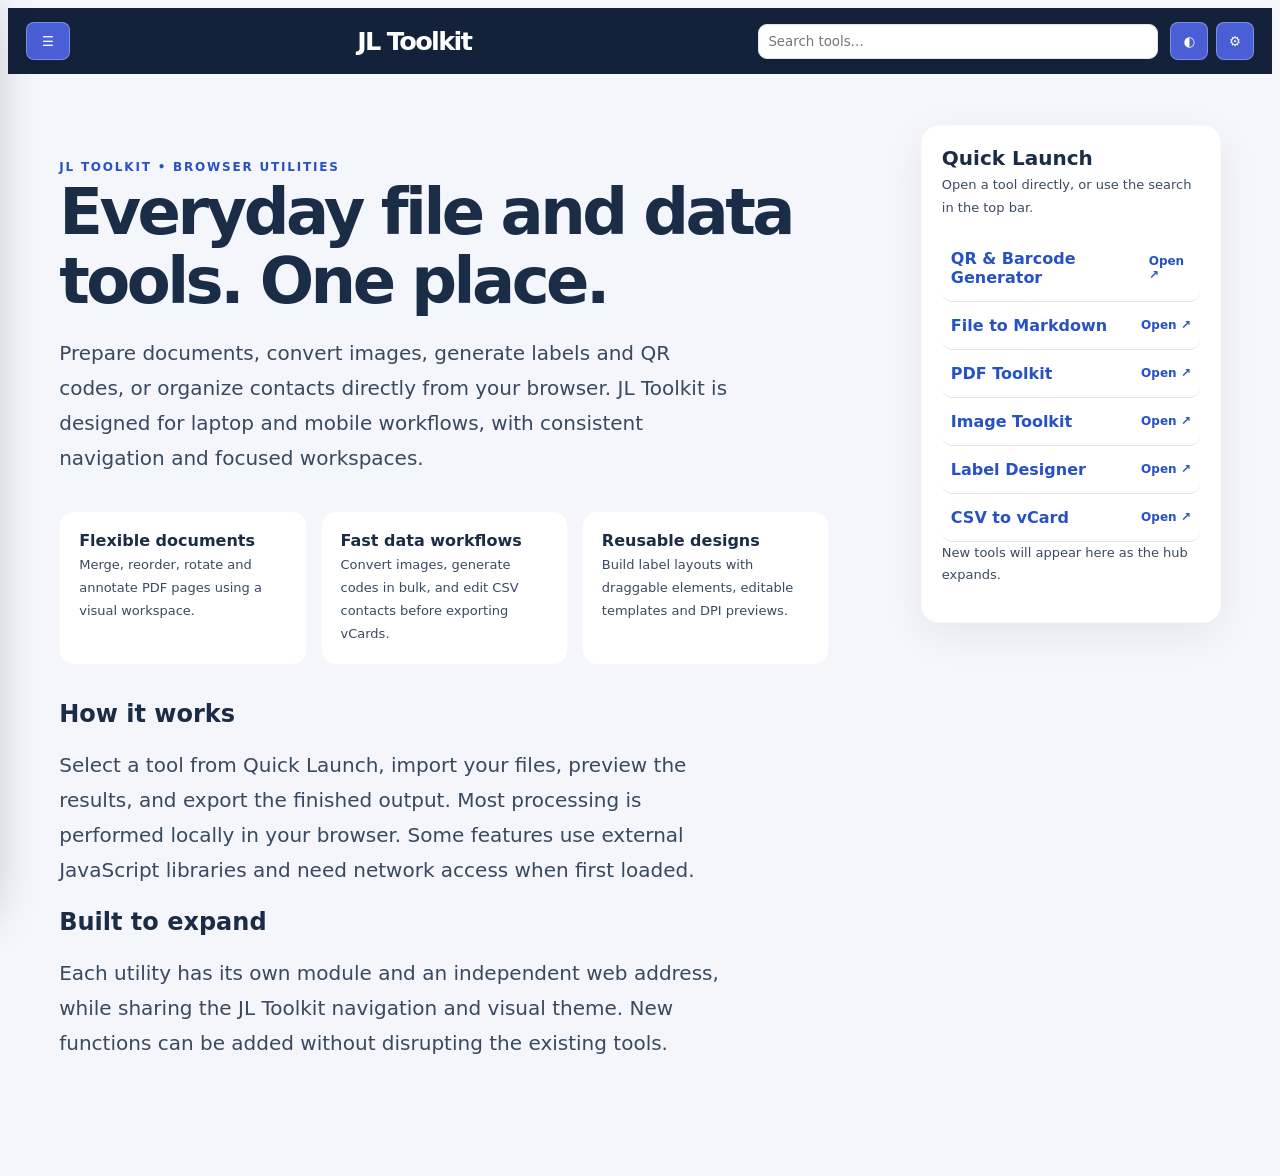
<file: index.html>
<!doctype html>
<html lang="en">
<head>
  <meta charset="utf-8">
  <meta name="viewport" content="width=device-width,initial-scale=1">
  <meta name="theme-color" content="#14213b">
  <title>JL Toolkit — Browser utilities</title>
  <meta name="description" content="JL Toolkit: private browser-based PDF, image, barcode, label and contact utilities.">
  <link rel="icon" href="./favicon.svg" type="image/svg+xml">
  <script src="./assets/theme-init.js"></script><link rel="stylesheet" href="./assets/jl-shell.css">
  <style>
  /* Homepage: editorial overview with right-hand quick-launch panel. */
  .jl-home{max-width:1440px;margin:0 auto;padding:clamp(18px,4vw,52px);display:grid;grid-template-columns:minmax(0,1fr) 300px;gap:clamp(18px,3vw,44px);align-items:start}
  .jl-home h1{font-size:clamp(36px,5vw,66px);letter-spacing:-.055em;line-height:1.08;margin:4px 0 20px}
  .jl-home p{line-height:1.75;color:var(--jl-ink);opacity:.86}
  .jl-kicker{font-size:12px;font-weight:800;letter-spacing:.15em;text-transform:uppercase;color:var(--jl-link)}
  .jl-intro{max-width:770px;padding:35px 0}
  .jl-intro>p{font-size:clamp(16px,2vw,20px);max-width:680px}
  .jl-guide{display:grid;grid-template-columns:repeat(3,minmax(0,1fr));gap:14px;margin:35px 0}
  .jl-feature{padding:19px;border-radius:15px;background:var(--jl-surface);border:1px solid var(--jl-line)}
  .jl-feature strong{display:block;margin-bottom:4px;font-size:16px}
  .jl-feature p{font-size:13px;margin:0}
  .jl-launcher{position:sticky;top:20px;background:var(--jl-surface);border:1px solid var(--jl-line);border-radius:18px;padding:20px;box-shadow:0 12px 42px #05132c10}
  .jl-launcher h2{font-size:20px;margin:0 0 4px}
  .jl-launcher>p{font-size:13px;margin:0 0 15px}
  .jl-tool-link{display:flex;justify-content:space-between;gap:10px;align-items:center;padding:14px 9px;border-radius:10px;text-decoration:none!important;color:var(--jl-ink)!important;border-bottom:1px solid var(--jl-line);font-weight:650}
  .jl-tool-link:hover{background:var(--jl-main)}
  .jl-tool-link span{font-size:12px;color:var(--jl-link)}
  .jl-small{font-size:13px}
  @media(max-width:900px){.jl-home{grid-template-columns:1fr}.jl-intro{padding:4px 0}.jl-launcher{position:static;grid-row:2}.jl-guide{grid-template-columns:1fr 1fr}}
  @media(max-width:520px){.jl-guide{grid-template-columns:1fr}.jl-home{padding:16px}}
  </style>
</head>
<body>
  <!-- Navigation, search, dark mode and theme controls are mounted by jl-shell.js. -->
  <header><a href="./">JL Toolkit</a></header>
  <main class="jl-home">
    <article class="jl-intro">
      <div class="jl-kicker">JL Toolkit • Browser utilities</div>
      <h1>Everyday file and data tools. One place.</h1>
      <p>Prepare documents, convert images, generate labels and QR codes, or organize contacts directly from your browser. JL Toolkit is designed for laptop and mobile workflows, with consistent navigation and focused workspaces.</p>
      <section class="jl-guide" aria-label="Product highlights">
        <div class="jl-feature"><strong>Flexible documents</strong><p>Merge, reorder, rotate and annotate PDF pages using a visual workspace.</p></div>
        <div class="jl-feature"><strong>Fast data workflows</strong><p>Convert images, generate codes in bulk, and edit CSV contacts before exporting vCards.</p></div>
        <div class="jl-feature"><strong>Reusable designs</strong><p>Build label layouts with draggable elements, editable templates and DPI previews.</p></div>
      </section>
      <h2>How it works</h2>
      <p>Select a tool from Quick Launch, import your files, preview the results, and export the finished output. Most processing is performed locally in your browser. Some features use external JavaScript libraries and need network access when first loaded.</p>
      <h2>Built to expand</h2>
      <p>Each utility has its own module and an independent web address, while sharing the JL Toolkit navigation and visual theme. New functions can be added without disrupting the existing tools.</p>
    </article>
    <aside class="jl-launcher" aria-label="Toolkit quick launch">
      <h2>Quick Launch</h2><p>Open a tool directly, or use the search in the top bar.</p>
      <a class="jl-tool-link" href="./tools/qr-barcode/">QR & Barcode Generator <span>Open ↗</span></a>
      <a class="jl-tool-link" href="./tools/file-to-markdown/">File to Markdown <span>Open ↗</span></a>
      <a class="jl-tool-link" href="./tools/pdf-toolkit/">PDF Toolkit <span>Open ↗</span></a>
      <a class="jl-tool-link" href="./tools/image-toolkit/">Image Toolkit <span>Open ↗</span></a>
      <a class="jl-tool-link" href="./tools/label-designer/">Label Designer <span>Open ↗</span></a>
      <a class="jl-tool-link" href="./tools/csv-vcard/">CSV to vCard <span>Open ↗</span></a>
      <p class="jl-small">New tools will appear here as the hub expands.</p>
    </aside>
  </main>
  <script src="./assets/jl-shell.js"></script>
</body>
</html>
</file>
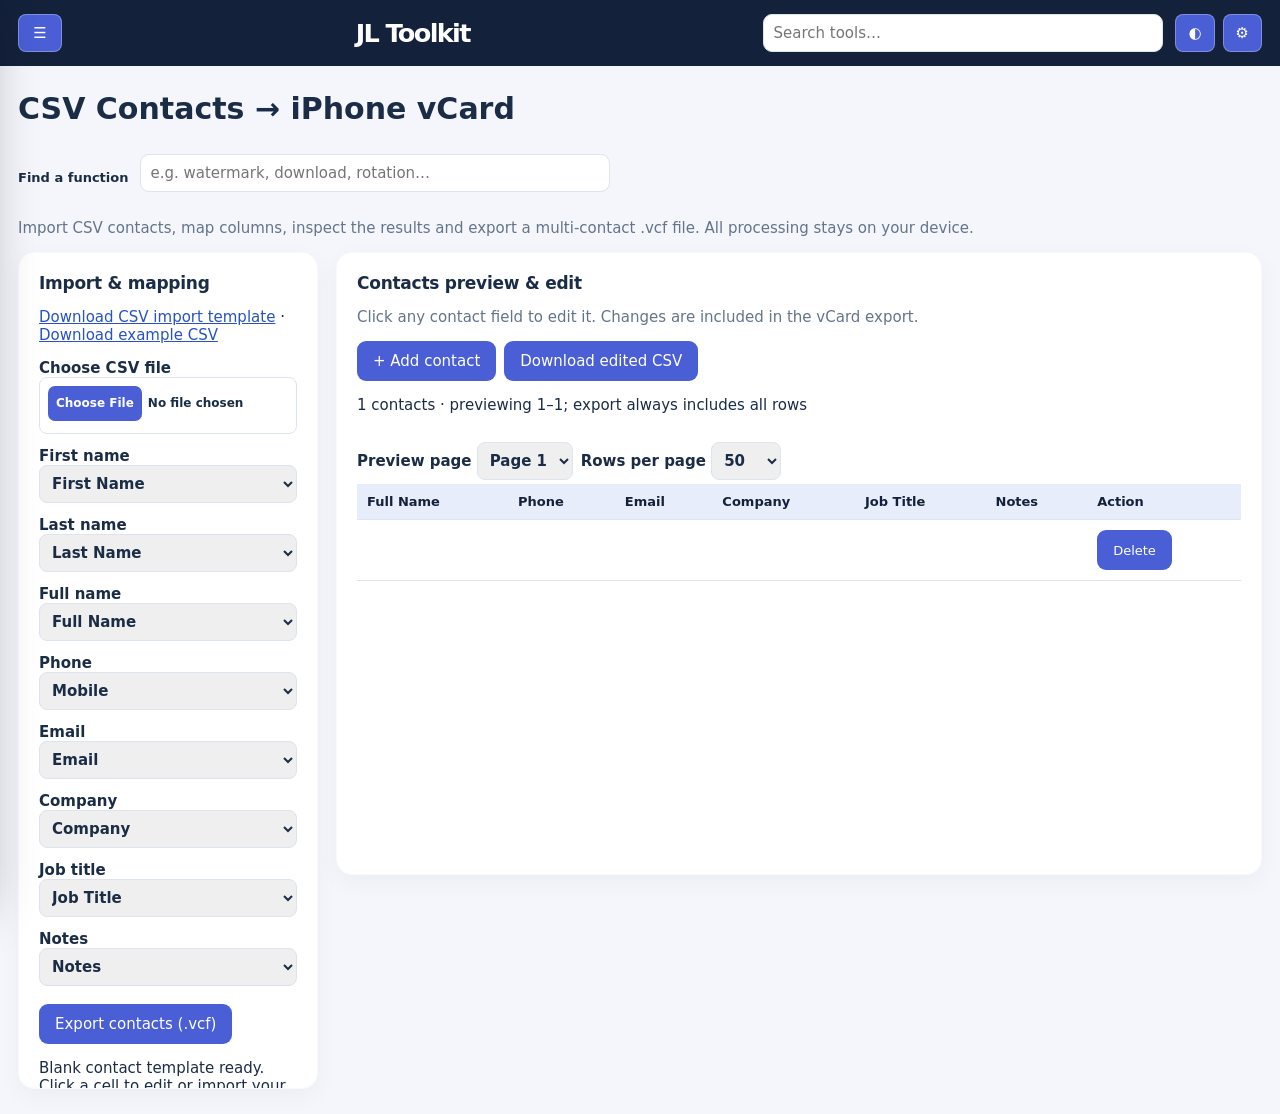
<file: tools/csv-vcard/index.html>
<!doctype html><html lang="en"><head><meta charset="utf-8"><meta name="viewport" content="width=device-width,initial-scale=1"><title>CSV to vCard | JL Toolkit</title><link rel="icon" href="../../favicon.svg"><script src="../../assets/theme-init.js"></script><link rel="stylesheet" href="../../assets/jl-shell.css"><style>body{margin:0;font:15px system-ui;background:#f4f6fb;color:#17243c}main{max-width:1300px;margin:25px auto;padding:0 18px}.layout{display:grid;grid-template-columns:300px minmax(0,1fr);gap:18px}.panel{background:white;padding:20px;border:1px solid #dbe3ef;border-radius:15px}label{display:block;margin:13px 0 4px;font-weight:600}input,select,button{font:inherit;max-width:100%}select,input[type=file]{width:100%;padding:8px;border:1px solid #cbd5e1;border-radius:8px}button{padding:11px 16px;min-height:42px;color:white;background:#465ad5;border:none;border-radius:8px;cursor:pointer}.scroll{max-width:100%;overflow:auto;max-height:70vh}table{border-collapse:collapse;width:100%;white-space:nowrap;font-size:13px}th,td{padding:10px;border-bottom:1px solid #dce4ef;text-align:left}th{position:sticky;top:0;background:#e7edfa;color:#14213b}.summary{color:#5e6e86}#status{white-space:pre-wrap}@media(max-width:800px){.layout{grid-template-columns:1fr}}</style><meta name="theme-color" content="#14213b"></head><body class="jl-tool-page"><header><a href="../../">← JL Toolkit</a></header><main><h1>CSV Contacts → iPhone vCard</h1><p class="summary">Import CSV contacts, map columns, inspect the results and export a multi-contact .vcf file. All processing stays on your device.</p><div class="layout jl-two-column"><section class="panel jl-controls"><h2>Import & mapping</h2><p><a href="../../templates/contacts-import-template.csv" download>Download CSV import template</a> · <a href="../../templates/contacts-import-sample.csv" download>Download example CSV</a></p><label>Choose CSV file<input type="file" id="csv" accept=".csv,text/csv"></label><label>First name<select id="first"></select></label><label>Last name<select id="last"></select></label><label>Full name<select id="full"></select></label><label>Phone<select id="phone"></select></label><label>Email<select id="email"></select></label><label>Company<select id="company"></select></label><label>Job title<select id="title"></select></label><label>Notes<select id="note"></select></label><div style="margin-top:18px"><button id="export" disabled>Export contacts (.vcf)</button></div><p id="status"></p><p class="summary">Output is vCard 3.0 with UTF-8 names. Open the .vcf file on iPhone via Files, Mail, or another compatible app to import contacts.</p></section><section class="panel jl-canvas"><h2>Contacts preview & edit</h2><p class="summary">Click any contact field to edit it. Changes are included in the vCard export.</p><div class="jl-edit-actions"><button id="addRow" type="button">+ Add contact</button><button id="exportCSV" type="button">Download edited CSV</button></div><p id="count">No CSV loaded.</p><div style="display:flex;gap:8px;align-items:center;flex-wrap:wrap"><label>Preview page <select id="page" style="width:auto"></select></label><label>Rows per page <select id="limit" style="width:auto"><option>50</option><option>100</option><option>250</option></select></label></div><div id="preview" class="scroll jl-preview"></div></section></div></main><script src="../../assets/jl-shell.js"></script><script src="./app.js"></script></body><script src="../../assets/tool-function-search.js"></script></html>
</file>
<file: assets/jl-shell.css>
@import url('https://fonts.googleapis.com/css2?family=Atkinson+Hyperlegible:wght@400;700&family=Nunito:wght@400;500;600;700;800&family=Quicksand:wght@400;500;600;700&family=Rubik:wght@400;500;600;700&display=swap');
:root{--jl-top:#14213b;--jl-menu:#1d2d48;--jl-main:#f4f6fb;--jl-surface:#fff;--jl-ink:#1b2d46;--jl-accent:#4a5ed5}body.jl-dark{--jl-top:#080e1d;--jl-menu:#111c32;--jl-main:#101827;--jl-surface:#1b2940;--jl-ink:#edf3ff}body{background:var(--jl-main)!important;color:var(--jl-ink)!important}header{background:var(--jl-top)!important}.panel,.card{background:var(--jl-surface)!important;color:var(--jl-ink)!important}body.jl-dark input,body.jl-dark select,body.jl-dark textarea{background:#263650!important;color:#f4f7ff!important;border-color:#536480!important}body.jl-dark p,body.jl-dark .hint,body.jl-dark .note{color:#b1c1d8!important}.jl-bar{position:relative;z-index:100;display:flex;align-items:center;gap:12px;padding:12px 18px;background:var(--jl-top);color:white}.jl-bar a{color:white;text-decoration:none}.jl-bar button{border:1px solid #ffffff4c;background:transparent;color:white;min-height:38px;border-radius:8px;padding:7px 12px;cursor:pointer}.jl-menu{position:fixed;z-index:121;top:0;bottom:0;left:0;width:min(310px,88vw);padding:20px;background:var(--jl-menu);color:white;box-shadow:0 10px 50px #0005;overflow:auto;transform:translateX(-105%);transition:transform .18s}.jl-menu.open{transform:translateX(0)}.jl-menu a{display:block;color:white;text-decoration:none;padding:11px 9px;border-radius:9px}.jl-menu a:hover{background:#ffffff20}.jl-menu input{width:100%;padding:10px;border-radius:8px;box-sizing:border-box}.jl-shade{position:fixed;inset:0;background:#0008;z-index:120;display:none}.jl-shade.open{display:block}.jl-settings{padding:10px;border:1px solid #ffffff3f;border-radius:12px}.jl-settings label{display:flex;justify-content:space-between;align-items:center;gap:10px;margin:10px 0;color:white}.jl-settings input[type=color]{width:55px;height:31px}.jl-search-results{margin-top:8px}.jl-toolbar-search{flex:1;max-width:420px;padding:9px;border-radius:9px;border:1px solid #c7d0dc}.jl-dark .preview{background:#293951!important}.jl-dark .card a{color:inherit!important}
/* JL Toolkit unified workspace v2 */
:root{--jl-line:#dce4ef;--jl-radius:16px;--jl-muted:#66758b}
body.jl-tool-page{min-height:100vh;background:var(--jl-main)!important;color:var(--jl-ink)!important}
.jl-tool-page :is(.page,.wrap,main){max-width:1480px}
.jl-tool-page :is(.panel,.card){background:var(--jl-surface)!important;color:var(--jl-ink)!important;border:1px solid var(--jl-line);border-radius:var(--jl-radius);box-shadow:0 7px 24px #0919310a}
.jl-tool-page :is(.panel,.card) h2{margin-top:0;font-size:17px;letter-spacing:-.015em}
.jl-tool-page :is(.panel,.card) h3{font-size:14px}
.jl-tool-page button:not(.jl-bar button):not(.jl-menu button){border-radius:9px;transition:filter .15s;background:var(--jl-accent)}
.jl-tool-page button:hover{filter:brightness(.96)}
.jl-tool-page button:disabled{cursor:not-allowed;opacity:.5}
.jl-tool-page :is(input,textarea,select){accent-color:var(--jl-accent)}
.jl-tool-page :is(.hint,.note,.muted,.summary){color:var(--jl-muted)}
.jl-tool-page :is(.preview,#preview,#wsPreview,#stage,#previews){scrollbar-width:thin}
.jl-tool-page :is(.preview,#preview,#wsPreview,#stage){min-width:0}
.jl-tool-page a{color:var(--jl-accent)}
.jl-tool-page .jl-bar a{color:white}
.jl-dark{--jl-line:#354763;--jl-muted:#abbcd5}
.jl-dark :is(.panel,.card){box-shadow:none}
.jl-dark :is(#stage,.preview,#wsPreview){background:#26354b!important}
.jl-dark :is(.itemList,.thumb,.pair){border-color:#52617b!important}
@media(min-width:1000px){
body.jl-tool-page .jl-controls{grid-column:1;min-width:0}
body.jl-tool-page .jl-canvas{grid-column:2;min-width:0;align-self:start}
body.jl-tool-page .jl-two-column{display:grid;grid-template-columns:minmax(270px,330px) minmax(0,1fr);gap:18px;align-items:start}
body.jl-tool-page .jl-canvas .preview,body.jl-tool-page .jl-canvas #preview{min-height:370px}
}
@media(max-width:999px){body.jl-tool-page .jl-two-column{display:grid;grid-template-columns:1fr;gap:15px}}
@media(max-width:600px){body.jl-tool-page :is(.panel,.card){padding:15px}body.jl-tool-page .jl-bar{gap:7px;padding:10px}body.jl-tool-page .jl-toolbar-search{min-width:0}}

/* ===== 2026 JL Toolkit design tokens and responsive workspace =====
   Shared CSS applies to all tools. Page-specific rendering belongs in each tool's
   index.html stylesheet. Control panels scroll independently only on wide screens.
*/
:root{--jl-link:#2752c4;--jl-focus:#366ad1}
body.jl-dark{--jl-link:#a6d8ff;--jl-focus:#c7e8ff}
body.jl-dark :is(a:not(.jl-bar a):not(.jl-menu a)){color:var(--jl-link)!important;text-decoration:underline;text-underline-offset:3px;font-weight:650}
body.jl-dark a:hover{text-decoration-thickness:2px}
body.jl-dark :is(.summary,.meta,.status,.muted,.hint,.note){color:#bccce1!important}
body.jl-dark button.alt{background:#344a73!important;color:#f2f7ff!important}
body.jl-dark button.warn{background:#572e3b!important;color:#ffe6e6!important}
body.jl-dark .thumb{background:#263751!important;color:#f2f6ff!important}
body.jl-dark table :is(td,th){color:#e6efff}
body.jl-dark table th{background:#344666;color:#fff}
body.jl-dark .pair,.jl-dark .pic,.jl-dark .jl-canvas{background:var(--jl-surface)!important}
.jl-tool-page :is(.jl-canvas,#workspace){min-width:0}
.jl-tool-page .jl-canvas :is(.preview,.jl-preview){min-height:310px}
.jl-tool-page .jl-controls{min-width:0}
.jl-tool-page .jl-canvas :is(#preview,#results,#previews){margin-left:auto;margin-right:auto}
.jl-tool-page :is(.jl-canvas,.jl-controls) button{min-height:40px}
.jl-tool-page .jl-edit-actions{display:flex;gap:8px;flex-wrap:wrap;margin-bottom:13px}
.jl-tool-page .editable-cell{cursor:text;outline-offset:-2px}
.jl-tool-page .editable-cell:focus{outline:2px solid var(--jl-focus);background:#eaf4ff;color:#172b46}
@media(min-width:1050px){
  body.jl-tool-page .jl-two-column{grid-template-columns:minmax(260px,300px) minmax(0,1fr)}
  body.jl-tool-page .jl-controls{max-height:calc(100vh - 105px);overflow:auto;scrollbar-width:thin}
  body.jl-tool-page .jl-canvas{min-height:calc(100vh - 190px)}
  body.jl-tool-page #stage{min-height:360px}
  body.jl-tool-page .layout:has(>.controls){grid-template-columns:250px minmax(0,1fr) 260px}
}
@media(max-width:1049px){body.jl-tool-page .jl-controls{max-height:none;overflow:visible}}
@media(max-width:650px){.jl-bar .jl-toolbar-search{font-size:12px}.jl-tool-page .jl-canvas .preview{min-height:240px}.jl-tool-page :is(.panel,.card){margin-bottom:10px}}

/* Sticky centered navigation, separate search dropdown and appearance popover */
.jl-bar{position:sticky;top:0;z-index:110;display:grid!important;grid-template-columns:auto minmax(130px,1fr) minmax(170px,420px) minmax(90px,1fr);gap:12px;align-items:center;min-height:66px;box-sizing:border-box}
.jl-brand{font-weight:900;font-size:clamp(21px,2vw,29px);letter-spacing:-.065em;white-space:nowrap}
.jl-bar-center{grid-column:3;position:relative;min-width:0;width:100%}
.jl-toolbar-search{width:100%!important;max-width:none!important;box-sizing:border-box}
.jl-bar-actions{grid-column:4;display:flex;gap:8px;justify-content:flex-end}
.jl-suggestions{display:none;position:absolute;z-index:140;top:calc(100% + 7px);left:0;right:0;max-height:min(350px,55vh);overflow:auto;background:var(--jl-surface);border:1px solid var(--jl-line);border-radius:12px;box-shadow:0 12px 30px #0003;padding:7px;color:var(--jl-ink)}
.jl-suggestions.open{display:block}.jl-suggestions a{display:block;padding:10px;color:var(--jl-ink)!important;text-decoration:none!important;border-radius:8px}.jl-suggestions a:hover{background:var(--jl-main)}
.jl-theme-popover{position:fixed;top:72px;right:12px;z-index:135;width:min(290px,calc(100vw - 24px));background:var(--jl-menu);box-shadow:0 15px 40px #0005}
.jl-theme-popover[hidden]{display:none!important}
.jl-theme-popover label{color:white!important}
.jl-bar+main,.jl-bar+.page,.jl-bar+.wrap{scroll-margin-top:75px}
.jl-tool-page .card,.jl-tool-page .panel{max-width:100%;overflow-wrap:anywhere}
.jl-tool-page input[type=file]:not(.jl-input-hidden){display:block;box-sizing:border-box;width:100%!important;max-width:100%;min-width:0;overflow:hidden;white-space:normal;line-height:1.6}
.jl-tool-page input[type=file]::file-selector-button{background:var(--jl-accent);border:0;border-radius:8px;color:white;padding:9px 10px;margin-right:10px;cursor:pointer}
.jl-tool-page .options,.jl-tool-page .row{min-width:0;flex-wrap:wrap}
.jl-tool-page .jl-controls :is(input,select,textarea){max-width:100%;box-sizing:border-box}
body,main,.page,.wrap{min-width:0}
@media(max-width:760px){
.jl-bar{grid-template-columns:auto minmax(0,1fr) auto;gap:8px;padding:9px 10px;min-height:58px}
.jl-brand{grid-column:2;font-size:clamp(18px,5vw,23px)}
.jl-bar-center{grid-column:1/-1;grid-row:2;max-width:100%}
.jl-bar-actions{grid-column:3;grid-row:1}
.jl-bar-actions button{padding:5px 8px;font-size:17px}
.jl-menu{max-width:88vw}.jl-theme-popover{top:63px}
.jl-tool-page .layout,.jl-tool-page .grid,.jl-tool-page main{max-width:100%}
.jl-tool-page :is(.jl-canvas,.jl-controls){min-width:0}
}
@media(max-width:370px){.jl-bar{gap:5px}.jl-brand{font-size:18px}.jl-bar-actions{gap:4px}}

/* The theme bootstraps on <html> before the body exists. */
html.jl-dark{--jl-top:#080e1d;--jl-menu:#111c32;--jl-main:#101827;--jl-surface:#1b2940;--jl-ink:#edf3ff;--jl-link:#a6d8ff;color-scheme:dark;background:var(--jl-main)}
html.jl-dark body{background:var(--jl-main)!important;color:var(--jl-ink)!important}
html.jl-dark body :is(.card,.panel){background:var(--jl-surface)!important;color:var(--jl-ink)!important}
html.jl-dark body a:not(.jl-bar a):not(.jl-menu a){color:var(--jl-link)!important}
@media(max-width:760px){.jl-bar{grid-template-columns:36px minmax(0,1fr) auto!important}.jl-bar-center{grid-column:1/-1!important;grid-row:2!important}.jl-bar-actions{grid-column:3!important;grid-row:1!important}}

/* Brand-centered desktop arrangement: menu | search | JL Toolkit | theme actions. */
@media(min-width:761px){
.jl-bar{grid-template-columns:44px minmax(190px,1fr) auto minmax(130px,1fr)!important}
.jl-bar>.jl-brand{grid-column:3;grid-row:1;justify-self:center}
.jl-bar>.jl-bar-center{grid-column:2;grid-row:1;max-width:390px;justify-self:end}
.jl-bar>.jl-bar-actions{grid-column:4;grid-row:1}
}
@media(max-width:760px){
.jl-bar>.jl-brand{grid-column:2;grid-row:1;justify-self:center}
}

/* Input file overflow repair: native file controls have an intrinsic min width. */
.jl-tool-page input[type="file"]:not(.jl-input-hidden){display:block!important;width:100%!important;min-width:0!important;max-width:100%!important;box-sizing:border-box!important;font-size:12px!important;white-space:normal!important;overflow:hidden!important;color:var(--jl-ink)}
.jl-tool-page input[type="file"]::file-selector-button{max-width:100%;font:inherit;margin:0 6px 4px 0;padding:8px;border-radius:7px}
.jl-controls,.jl-controls label,.jl-controls .options{min-width:0;max-width:100%;overflow-wrap:anywhere}
:root{--jl-font:system-ui,-apple-system,"Segoe UI",sans-serif}
body,button,input,select,textarea{font-family:var(--jl-font)!important}
@media(min-width:761px){.jl-bar{grid-template-columns:44px minmax(150px,1fr) minmax(200px,400px) auto!important}.jl-bar>.jl-brand{grid-column:2!important;justify-self:center}.jl-bar>.jl-bar-center{grid-column:3!important;justify-self:stretch;max-width:none}.jl-bar>.jl-bar-actions{grid-column:4!important}}
@media(max-width:760px){.jl-bar>.jl-bar-center{grid-column:1/-1!important;grid-row:2!important}}

/* Palette-wide semantic tokens. All tool cards, text and controls inherit them. */
:root{--jl-muted:#64748b;--jl-border:var(--jl-line,#dce4ef);--jl-link:#2752c4}
body{background:var(--jl-main)!important;color:var(--jl-ink)!important}
body :is(.card,.panel,.jl-feature,.jl-launcher,.jl-suggestions){background:var(--jl-surface)!important;color:var(--jl-ink)!important;border-color:var(--jl-border)!important}
body :is(.hint,.note,.muted,.summary,.meta){color:var(--jl-muted)!important}
body a:not(.jl-brand):not(.jl-menu a):not(.jl-suggestions a){color:var(--jl-link)!important;text-decoration-color:currentColor}
body :is(button:not(.alt):not(.warn),.jl-upload-button){background:var(--jl-accent)}
body :is(input:not([type=color]),select,textarea){color:var(--jl-ink);border-color:var(--jl-border)}
.jl-tool-page .jl-canvas,.jl-tool-page .jl-controls{border-color:var(--jl-border)!important}
.jl-theme-popover{max-height:calc(100vh - 95px);overflow:auto}
.jl-theme-popover select{min-width:0;max-width:170px;border-radius:7px}

/* Keep native hidden attributes effective despite component layout rules. */
#jlCustomPaper[hidden],.jl-theme-popover[hidden]{display:none!important}

/* Compact toolkit pages: remove artificial blank preview and page height. */
.jl-tool-page .jl-canvas{min-height:0!important}
.jl-tool-page .jl-canvas .preview:empty,.jl-tool-page #preview:empty{min-height:120px}
.jl-tool-page .jl-print-panel{margin-bottom:18px}
.jl-tool-page .jl-function-finder{position:relative;display:flex;align-items:center;gap:12px;flex-wrap:wrap;max-width:760px;padding:8px 0 12px}
.jl-tool-page .jl-function-finder label{font-size:13px;font-weight:700;white-space:nowrap}
.jl-tool-page .jl-function-finder input{flex:1;min-width:180px;max-width:450px;border:1px solid var(--jl-border);border-radius:9px;padding:9px}
.jl-function-matches{width:100%;display:flex;gap:6px;flex-wrap:wrap}
.jl-function-matches[hidden]{display:none}
.jl-function-matches button{background:var(--jl-surface)!important;color:var(--jl-ink)!important;border:1px solid var(--jl-border)!important;padding:7px 10px;border-radius:8px;min-height:35px}
.jl-sheet-tab .jl-sheets{grid-template-columns:repeat(auto-fill,minmax(210px,1fr));max-height:none;overflow:visible}
.jl-sheet-tab .jl-sheet-preview{min-width:0;background:var(--jl-surface)}
.jl-sheet-tab .jl-sheet-preview canvas{max-width:100%}
@media(max-width:650px){.jl-tool-page .jl-function-finder{display:block}.jl-tool-page .jl-function-finder input{width:100%;max-width:100%;margin-top:7px}.jl-sheet-tab .jl-sheets{grid-template-columns:1fr}}

/* Horizontal item galleries above the editor previews. */
.jl-collection{width:100%;max-width:100%;min-width:0;margin:0 0 17px}
.jl-collection-header{display:flex;justify-content:space-between;align-items:center;gap:12px;flex-wrap:wrap;margin-bottom:9px}
.jl-collection-header strong{font-size:15px}
.jl-collection-actions{display:flex;gap:7px;flex-wrap:wrap}
.jl-collection-actions button{font-size:12px;padding:7px 11px;min-height:34px!important}
.jl-gallery{display:flex;gap:12px;overflow-x:auto;overscroll-behavior-x:contain;scroll-snap-type:x proximity;padding:5px 3px 12px;max-width:100%;scrollbar-width:thin}
.jl-gallery-card{position:relative;flex:0 0 152px;width:152px;min-width:0;border:1px solid var(--jl-border);border-radius:12px;padding:7px;background:var(--jl-surface);scroll-snap-align:start}
.jl-gallery-card.active{border:2px solid var(--jl-accent);padding:6px}
.jl-gallery-open{display:flex!important;flex-direction:column;gap:7px;background:transparent!important;color:var(--jl-ink)!important;width:100%;padding:0!important;border:0!important;text-align:left;cursor:pointer}
.jl-gallery-preview{height:104px;width:100%;display:flex;align-items:center;justify-content:center;overflow:hidden;border-radius:7px;background:#fff;padding:6px}
.jl-gallery-preview svg{max-height:100%;max-width:100%;width:auto;height:auto;object-fit:contain}
.jl-gallery-name{font-size:12px;font-weight:650;line-height:1.35;overflow:hidden;text-overflow:ellipsis;white-space:nowrap;width:100%}
.jl-gallery-delete{position:absolute;right:3px;top:3px;width:29px;height:29px;min-height:29px!important;border:1px solid #f4b6bb!important;border-radius:50%!important;background:#fff1f2!important;color:#a6192e!important;font-weight:900;font-size:19px;line-height:1;padding:0!important;z-index:2}
.jl-gallery-delete:hover{background:#fecdd3!important}
.jl-collection .hint{margin:3px 0;font-size:12px}
@media(max-width:650px){.jl-gallery-card{flex-basis:133px;width:133px}.jl-gallery-preview{height:91px}.jl-collection-header{align-items:flex-start}.jl-collection-actions{width:100%}.jl-collection-actions button{flex:1}}

/* Current label shown above the live editing canvas. */
.jl-active-label{display:flex;align-items:center;gap:9px;padding:10px 13px;margin:10px 0 12px;border-radius:10px;border:1px solid var(--jl-border);background:var(--jl-main);color:var(--jl-ink);font-weight:700;font-size:13px}
.jl-active-label::before{content:"";width:9px;height:9px;border-radius:50%;background:var(--jl-accent);flex:none}
.jl-gallery-card.active{box-shadow:0 0 0 2px var(--jl-accent)}

/* Consistent page edges and unobtrusive panel outlines.
 * The root, body and page containers must share the same theme surface so
 * no pale strip appears below the workspace or during overscroll. */
html,body{background-color:var(--jl-main)!important}
html{min-height:100%;overscroll-behavior-y:none}
body{min-height:100vh;box-shadow:none!important}
body.jl-tool-page{margin:0!important}
body.jl-tool-page :is(main,.page,.wrap){background:transparent!important}
body.jl-tool-page :is(.panel,.card),
body :is(.jl-launcher,.jl-feature){
  border-color:color-mix(in srgb,var(--jl-main) 65%,var(--jl-surface) 35%)!important;
}
body.jl-tool-page::after{display:none!important}

/* Cover legacy tools whose body lacks the jl-tool-page class. */
body :is(.card,.panel){border-color:color-mix(in srgb,var(--jl-main) 65%,var(--jl-surface) 35%)!important}

/* Shared secondary states must override page-specific accent backgrounds. */
body.jl-tool-page button.alt,
body.jl-tool-page .jl-cat-preview-tabs button:not(.cat-active),
body.jl-tool-page .jl-view-tabs button:not(.jl-tab-active){background:var(--jl-surface)!important;color:var(--jl-ink)!important;border:1px solid var(--jl-border)}

body.jl-tool-page .itemList button{background:var(--jl-surface)!important;color:var(--jl-ink)!important}
body.jl-tool-page .itemList button.active{outline:2px solid var(--jl-accent);outline-offset:-2px}
</file>
